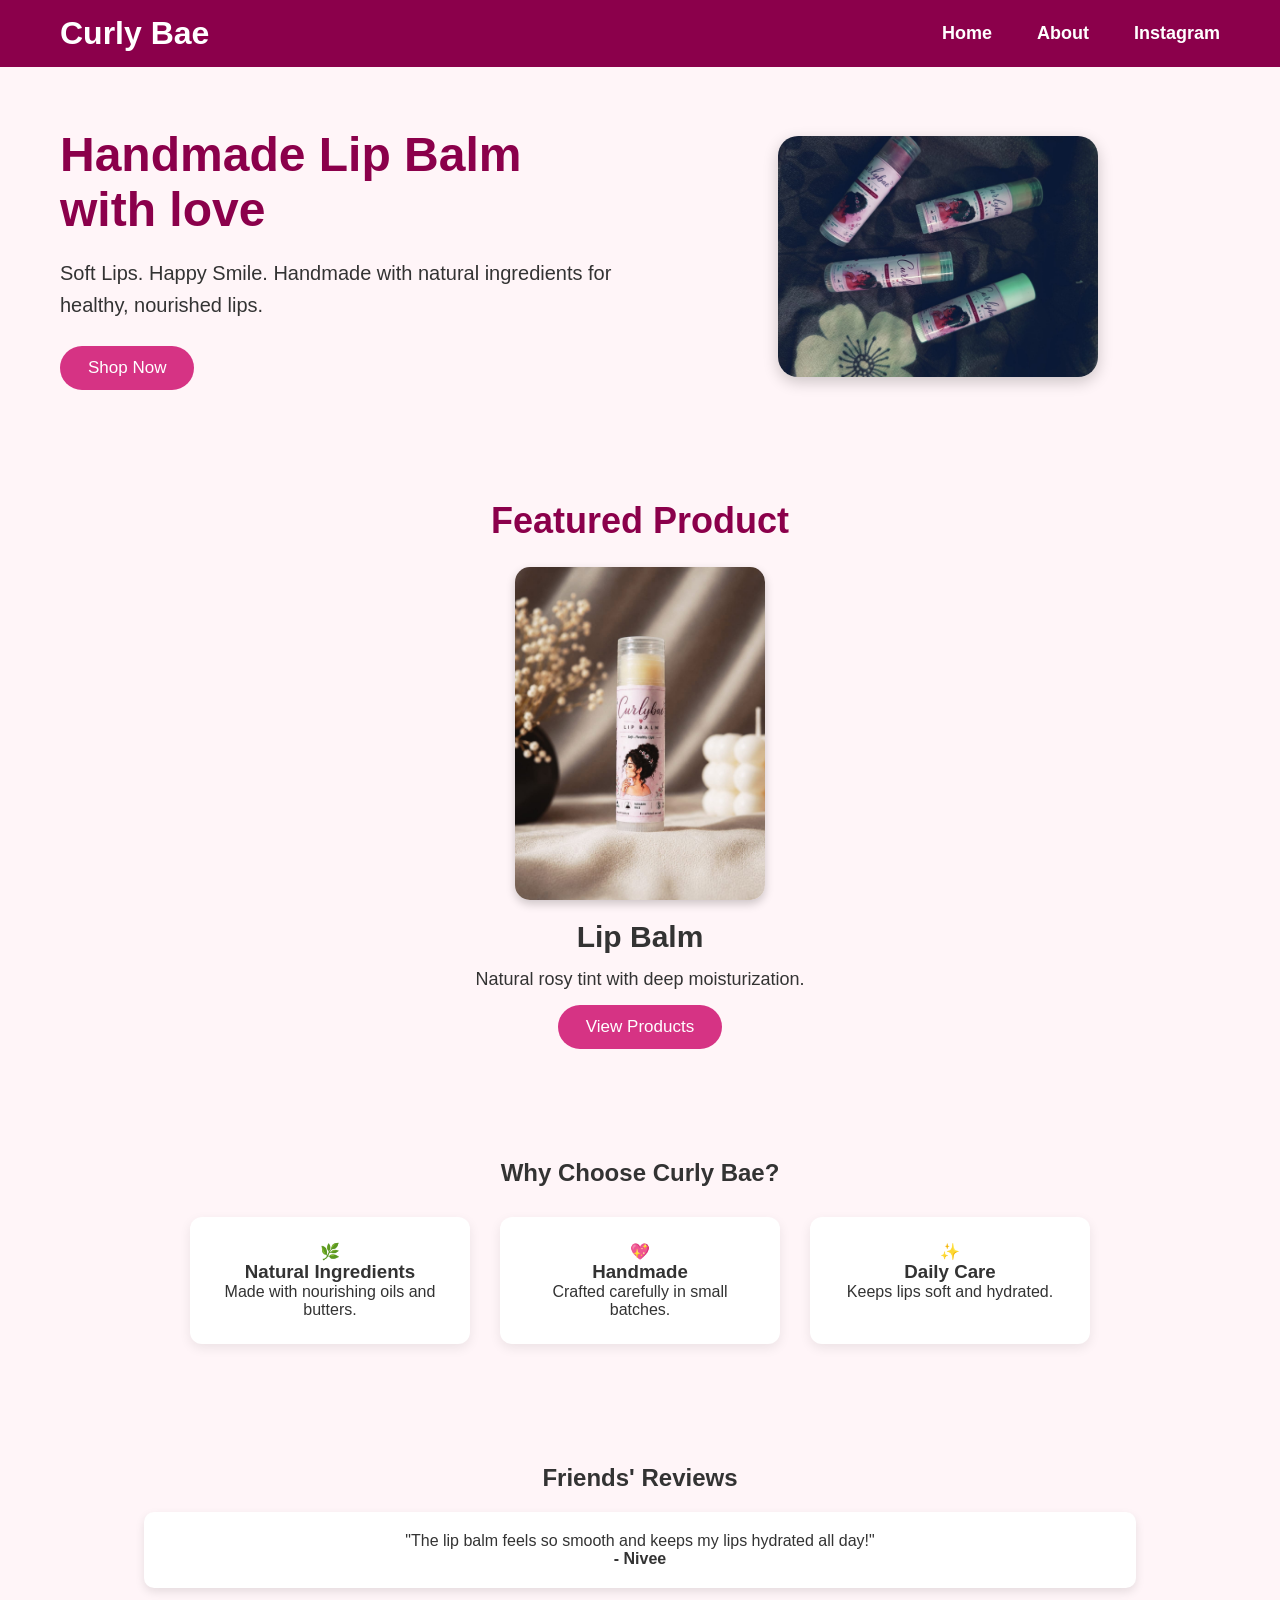
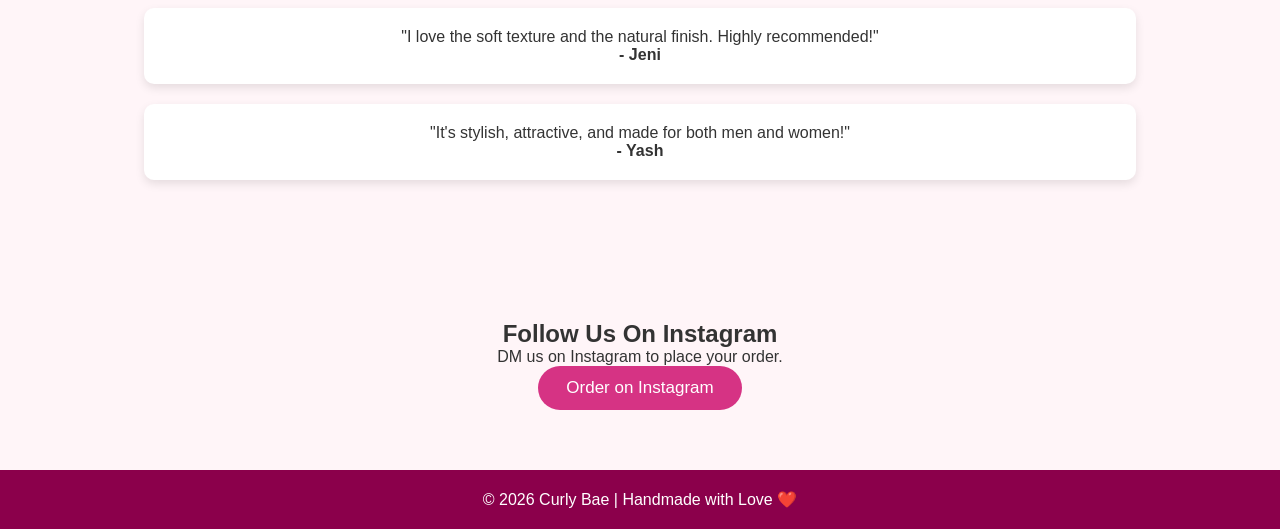
<file: index.html>
<!DOCTYPE html>
<html lang="en">
<head>
    <meta charset="UTF-8">
    <meta name="viewport" content="width=device-width, initial-scale=1.0">
    <title>Curly Bae</title>
    <link rel="stylesheet" href="style.css">
</head>
<body>

    <!-- Navigation -->
    <nav>
        <h2 class="logo">Curly Bae</h2>

        <ul>
            <li><a href="index.html">Home</a></li>
            <li><a href="about.html">About</a></li>
            <li><a href="instagram.html">Instagram</a></li>
        </ul>
    </nav>

    <!-- Hero Section -->
    <section class="hero">

        <div class="hero-text">
            <h1>Handmade Lip Balm with love</h1>

            <p>
                Soft Lips. Happy Smile.
                Handmade with natural ingredients for healthy,
                nourished lips.
            </p>

            <a href="https://www.instagram.com/yazhini_priyadharshini_02/" target="_blank" class="btn">
    Shop Now
</a>
        </div>

        <div class="hero-image">
            <img src="banner.jpg.jpeg" alt="Curly Bae">
        </div>

    </section>

    <!-- Featured Product -->
    <section class="featured">

        <h2>Featured Product</h2>

        <img src="non-tinted.jpeg" alt="Tinted Lip Balm">

        <h3>Lip Balm</h3>

        <p>Natural rosy tint with deep moisturization.</p>

        <a href="product.html">
            <button>View Products</button>
        </a>

    </section>

    <!-- Why Choose Curly Bae -->

    <section class="why">

        <h2>Why Choose Curly Bae?</h2>

        <div class="cards">

            <div class="card">
                🌿
                <h3>Natural Ingredients</h3>

                <p>Made with nourishing oils and butters.</p>
            </div>

            <div class="card">
                💖
                <h3>Handmade</h3>

                <p>Crafted carefully in small batches.</p>
            </div>

            <div class="card">
                ✨
                <h3>Daily Care</h3>
                
                <p>Keeps lips soft and hydrated.</p>
            </div>

        </div>

    </section>

   <!-- Friends Reviews -->

<section class="reviews">

    <h2>Friends' Reviews</h2>

    <div class="review">
        <p>"The lip balm feels so smooth and keeps my lips hydrated all day!"</p>
        <h4>- Nivee</h4>
    </div>

    <div class="review">
        <p>"I love the soft texture and the natural finish. Highly recommended!"</p>
        <h4>- Jeni</h4>
    </div>

    <div class="review">
        <p>"It's stylish, attractive, and made for both men and women!"</p>
        <h4>- Yash</h4>
    </div>

</section>

    <!-- Instagram -->

    <section class="instagram">

        <h2>Follow Us On Instagram</h2>

        <p>
            DM us on Instagram to place your order.
        </p>

        <a href="https://www.instagram.com/yazhini_priyadharshini_02/" target="_blank">
            <button>Order on Instagram</button>
        </a>

    </section>

    <!-- Footer -->

    <footer>

        <p>© 2026 Curly Bae | Handmade with Love ❤️</p>

    </footer>

    <script src="script.js"></script>

</body>
</html>
</file>
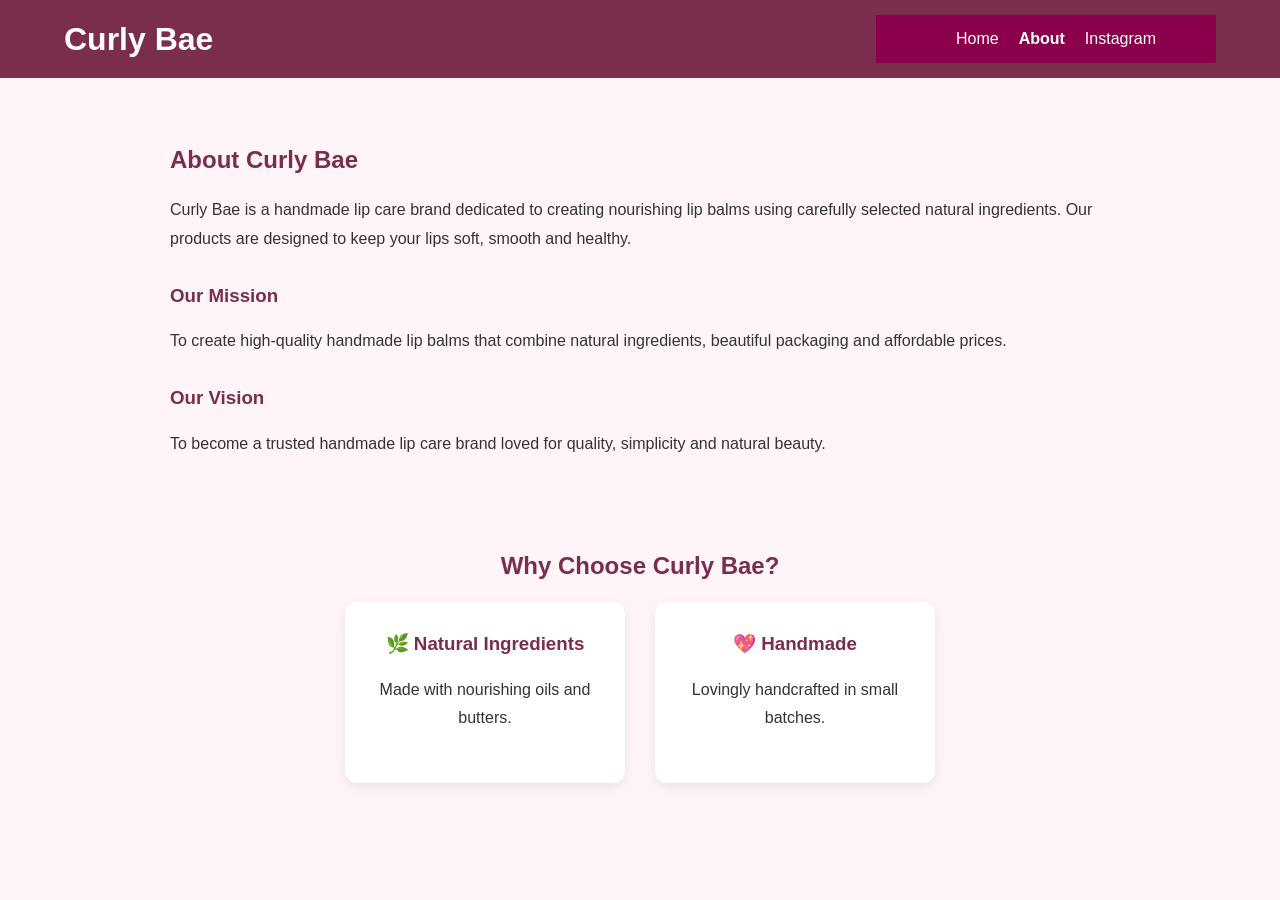
<file: about.html>
<!DOCTYPE html>
<html lang="en">
<head>
    <meta charset="UTF-8">
    <meta name="viewport" content="width=device-width, initial-scale=1.0">
    <title>About | Curly Bae</title>
    <link rel="stylesheet" href="style.css">
</head>
<body>

<header class="navbar">
    <div class="container">
        <h1 class="logo">Curly Bae</h1>

        <nav>
            <a href="index.html">Home</a>
            <a href="about.html" class="active">About</a>
            <a href="instagram.html">Instagram</a>
        </nav>
    </div>
</header>

<section class="about-section">
    <div class="container">

        <h2>About Curly Bae</h2>

        <p>
            Curly Bae is a handmade lip care brand dedicated to creating
            nourishing lip balms using carefully selected natural ingredients.
            Our products are designed to keep your lips soft, smooth and healthy.
        </p>

        <h3>Our Mission</h3>

        <p>
            To create high-quality handmade lip balms that combine natural
            ingredients, beautiful packaging and affordable prices.
        </p>

        <h3>Our Vision</h3>

        <p>
            To become a trusted handmade lip care brand loved for quality,
            simplicity and natural beauty.
        </p>

        <div class="space"></div>

        <h2 class="center">Why Choose Curly Bae?</h2>

        <div class="features">

            <div class="card">
                <h3>🌿 Natural Ingredients</h3>
                <p>Made with nourishing oils and butters.</p>
            </div>

            <div class="card">
                <h3>💖 Handmade</h3>
                <p>Lovingly handcrafted in small batches.</p>
            </div>

        </div>

    </div>
</section>

</body>
</html>
</file>
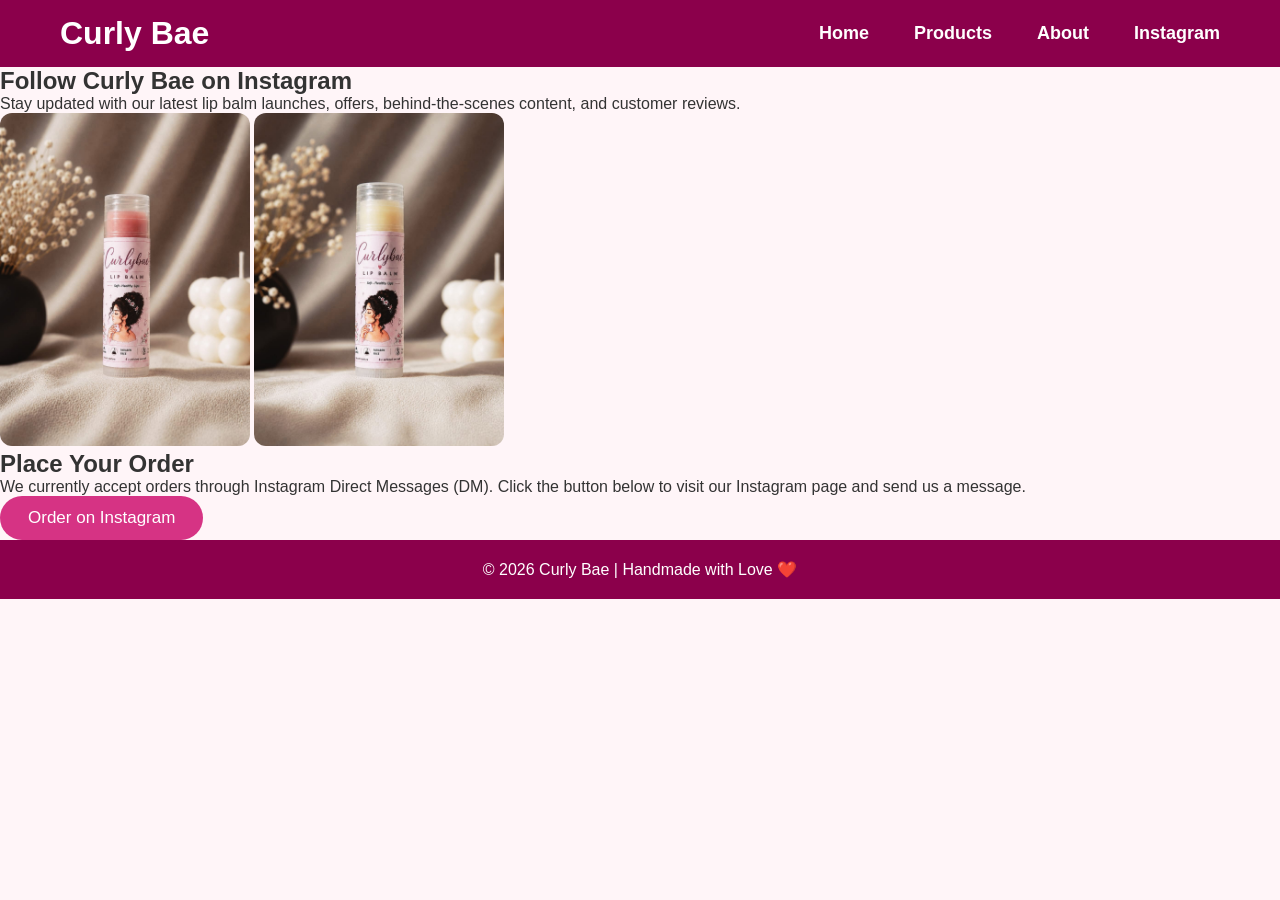
<file: instagram.html>
<!DOCTYPE html>
<html lang="en">
<head>
    <meta charset="UTF-8">
    <meta name="viewport" content="width=device-width, initial-scale=1.0">
    <title>Curly Bae | Instagram</title>
    <link rel="stylesheet" href="style.css">
</head>
<body>

    <!-- Navigation Bar -->
    <nav>
        <h2 class="logo">Curly Bae</h2>

        <ul>
            <li><a href="index.html">Home</a></li>
            <li><a href="product.html">Products</a></li>
            <li><a href="about.html">About</a></li>
            <li><a href="instagram.html">Instagram</a></li>
        </ul>
    </nav>

    <!-- Instagram Section -->
    <section class="instagram-page">

        <h1>Follow Curly Bae on Instagram</h1>

        <p>
            Stay updated with our latest lip balm launches,
            offers, behind-the-scenes content, and customer reviews.
        </p>

        <div class="insta-gallery">

            <img src="tinted-lipbalm.jpeg" alt="Tinted Lip Balm">

            <img src="non-tinted.jpeg" alt="Non-Tinted Lip Balm">

        </div>

        <h2>Place Your Order</h2>

        <p>
            We currently accept orders through Instagram Direct Messages (DM).
            Click the button below to visit our Instagram page and send us a message.
        </p>

        <a href="https://www.instagram.com/yazhini_priyadharshini_02/" target="_blank">
            <button>Order on Instagram</button>
        </a>

    </section>

    <!-- Footer -->
    <footer>
        <p>© 2026 Curly Bae | Handmade with Love ❤️</p>
    </footer>

</body>
</html>
</file>
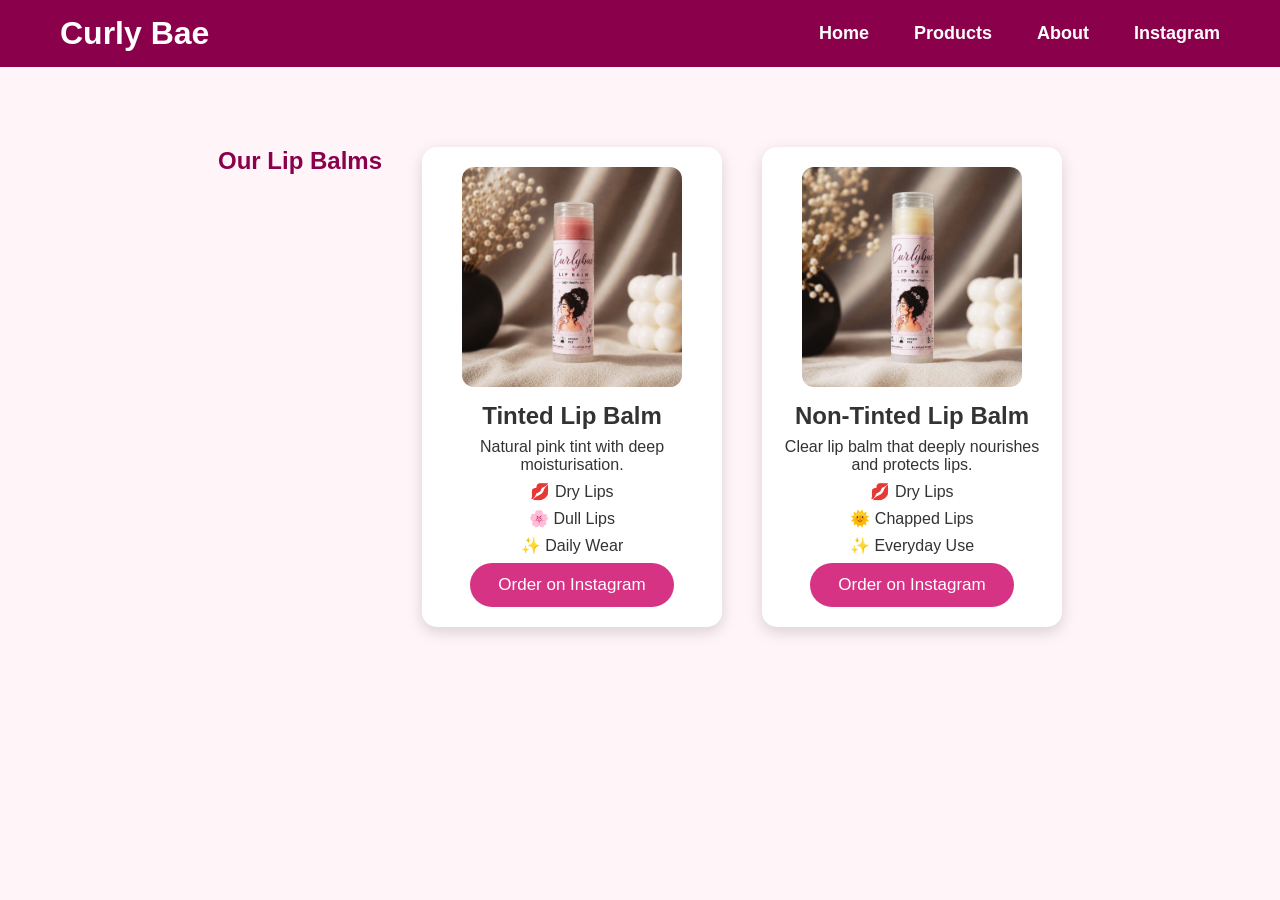
<file: product.html>
<!DOCTYPE html>
<html lang="en">
<head>
    <meta charset="UTF-8">
    <meta name="viewport" content="width=device-width, initial-scale=1.0">
    <title>Curly Bae | Products</title>
    <link rel="stylesheet" href="style.css">
</head>
<body>

    <!-- Navigation -->
    <nav>
        <h2 class="logo">Curly Bae</h2>

        <ul>
            <li><a href="index.html">Home</a></li>
            <li><a href="product.html">Products</a></li>
            <li><a href="about.html">About</a></li>
            <li><a href="instagram.html">Instagram</a></li>
        </ul>
    </nav>

    <!-- Products -->
<section class="products">

    <h1 style="text-align:center; color:#8B004B; margin:30px 0;">Our Lip Balms</h1>

    <div class="product-container">

        <!-- Tinted Lip Balm -->
        <div class="product-card">
            <img src="tinted-lipbalm.jpeg" alt="Tinted Lip Balm">

            <h2>Tinted Lip Balm</h2>

            <p>Natural pink tint with deep moisturisation.</p>

            <p>💋 Dry Lips</p>
            <p>🌸 Dull Lips</p>
            <p>✨ Daily Wear</p>

            <a href="https://www.instagram.com/yazhini_priyadharshini_02/" target="_blank">
                <button>Order on Instagram</button>
            </a>
        </div>

        <!-- Non-Tinted Lip Balm -->
        <div class="product-card">
            <img src="non-tinted.jpeg" alt="Non-Tinted Lip Balm">

            <h2>Non-Tinted Lip Balm</h2>

            <p>Clear lip balm that deeply nourishes and protects lips.</p>

            <p>💋 Dry Lips</p>
            <p>🌞 Chapped Lips</p>
            <p>✨ Everyday Use</p>

            <a href="https://www.instagram.com/yazhini_priyadharshini_02/" target="_blank">
                <button>Order on Instagram</button>
            </a>
        </div>

    </div>

</section>

</body>
</html>
</file>
<file: style.css>
/* Reset */
*{
    margin:0;
    padding:0;
    box-sizing:border-box;
}

body{
    font-family:Arial, sans-serif;
    background:#fff5f8;
    color:#333;
    overflow-x:hidden;
}

/* Navigation */
nav{
    background:#8B004B;
    display:flex;
    justify-content:space-between;
    align-items:center;
    padding:15px 60px;
    flex-wrap:wrap;
}

.logo{
    color:white;
    font-size:32px;
}

nav ul{
    display:flex;
    list-style:none;
    flex-wrap:wrap;
}

nav ul li{
    margin-left:25px;
}

nav ul li a{
    color:white;
    text-decoration:none;
    font-size:18px;
    font-weight:bold;
}

nav ul li a:hover{
    color:#ffd6e7;
}

/* Hero Section */
.hero{
    display:flex;
    justify-content:space-between;
    align-items:center;
    padding:60px;
    flex-wrap:wrap;
    gap:30px;
}

.hero-text{
    flex:1;
    min-width:300px;
}

.hero-text h1{
    font-size:48px;
    color:#8B004B;
    margin-bottom:20px;
}

.hero-text p{
    font-size:20px;
    line-height:1.6;
    margin-bottom:25px;
}

.hero-image{
    flex:1;
    min-width:300px;
    text-align:center;
}

.hero-image img{
    width:320px;
    max-width:100%;
    border-radius:20px;
    box-shadow:0 5px 15px rgba(0,0,0,.2);
}

/* Buttons */
.btn,
button{
    background:#d63384;
    color:white;
    text-decoration:none;
    border:none;
    padding:12px 28px;
    border-radius:30px;
    cursor:pointer;
    font-size:17px;
    display:inline-block;
}

.btn:hover,
button:hover{
    background:#8B004B;
}

/* Featured Section */
.featured{
    text-align:center;
    padding:50px 20px;
}

.featured h2{
    color:#8B004B;
    font-size:36px;
    margin-bottom:25px;
}

.featured img{
    width:250px;
    max-width:100%;
    height:auto;
    border-radius:15px;
    display:block;
    margin:20px auto;
    box-shadow:0 4px 10px rgba(0,0,0,.2);
}

.featured h3{
    margin-top:20px;
    font-size:30px;
}

.featured p{
    margin:15px;
    font-size:18px;
}

/* Why Choose */
.why{
    text-align:center;
    padding:60px 20px;
}

.cards{
    display:flex;
    justify-content:center;
    gap:30px;
    flex-wrap:wrap;
    margin-top:30px;
}

.card{
    width:280px;
    background:white;
    padding:25px;
    border-radius:15px;
    box-shadow:0 5px 15px rgba(0,0,0,.15);
}

/* Reviews */
.reviews{
    text-align:center;
    padding:60px 20px;
}

.review{
    background:white;
    width:80%;
    margin:20px auto;
    padding:20px;
    border-radius:10px;
    box-shadow:0 4px 10px rgba(0,0,0,.1);
}

/* Instagram */
.instagram{
    text-align:center;
    padding:60px 20px;
}

/* Footer */
footer{
    background:#8B004B;
    color:white;
    text-align:center;
    padding:20px;
}
@media (max-width:768px){

    nav{
        display:flex;
        justify-content:space-between;
        align-items:center;
        padding:10px 15px;
    }

    .logo{
        font-size:20px;
    }

    nav ul{
        display:flex;
        gap:6px;
        margin:0;
        padding:0;
        list-style:none;
    }

    nav ul li{
        margin:0;
    }

    nav ul li a{
        font-size:11px;
        white-space:nowrap;
    }

}
/* Product Page */
.products{
    display:flex;
    justify-content:center;
    align-items:flex-start;
    gap:40px;
    flex-wrap:wrap;
    padding:50px 20px;
}

.product-card{
    width:300px;
    background:#fff;
    border-radius:15px;
    padding:20px;
    text-align:center;
    box-shadow:0 5px 15px rgba(0,0,0,0.15);
}

.product-card img{
    width:220px;
    height:220px;
    object-fit:cover;
    border-radius:12px;
    display:block;
    margin:0 auto 15px;
}

.product-card h3{
    color:#8B004B;
    margin-bottom:10px;
}

.product-card p{
    margin:8px 0;
}

.product-container{
    display:flex;
    justify-content:center;
    align-items:flex-start;
    gap:40px;
    flex-wrap:wrap;
    margin-top:30px;
}

.about-section {
    max-width: 1000px;
    margin: auto;
    padding: 60px 30px;
    line-height: 1.8;
}

.about-section h2,
.about-section h3 {
    color: #7a2d4d;
    margin-bottom: 15px;
}

.about-section p {
    margin-bottom: 25px;
}

.space {
    height: 60px;
}

.center {
    text-align: center;
    margin-bottom: 30px;
}

.features {
    display: flex;
    justify-content: center;
    gap: 30px;
    flex-wrap: wrap;
}

.card {
    background: #fff;
    padding: 25px;
    width: 280px;
    border-radius: 12px;
    text-align: center;
    box-shadow: 0 4px 12px rgba(0,0,0,0.08);
}

.navbar {
    background: #7a2d4d;
    padding: 15px 0;
}

.navbar .container {
    display: flex;
    justify-content: space-between;
    align-items: center;
    width: 90%;
    margin: auto;
}

.logo {
    color: white;
}

nav a {
    color: white;
    text-decoration: none;
    margin-left: 20px;
}

nav a.active {
    font-weight: bold;
}
https://priyadharshini02-creator.github.io/curly_bae/index.html
.insta-gallery {
    display: flex;
    justify-content: center;
    gap: 20px;
    flex-wrap: wrap;
    margin: 30px 0;
}

.insta-gallery img {
    width: 250px;
    border-radius: 12px;
}
/*
</file>
